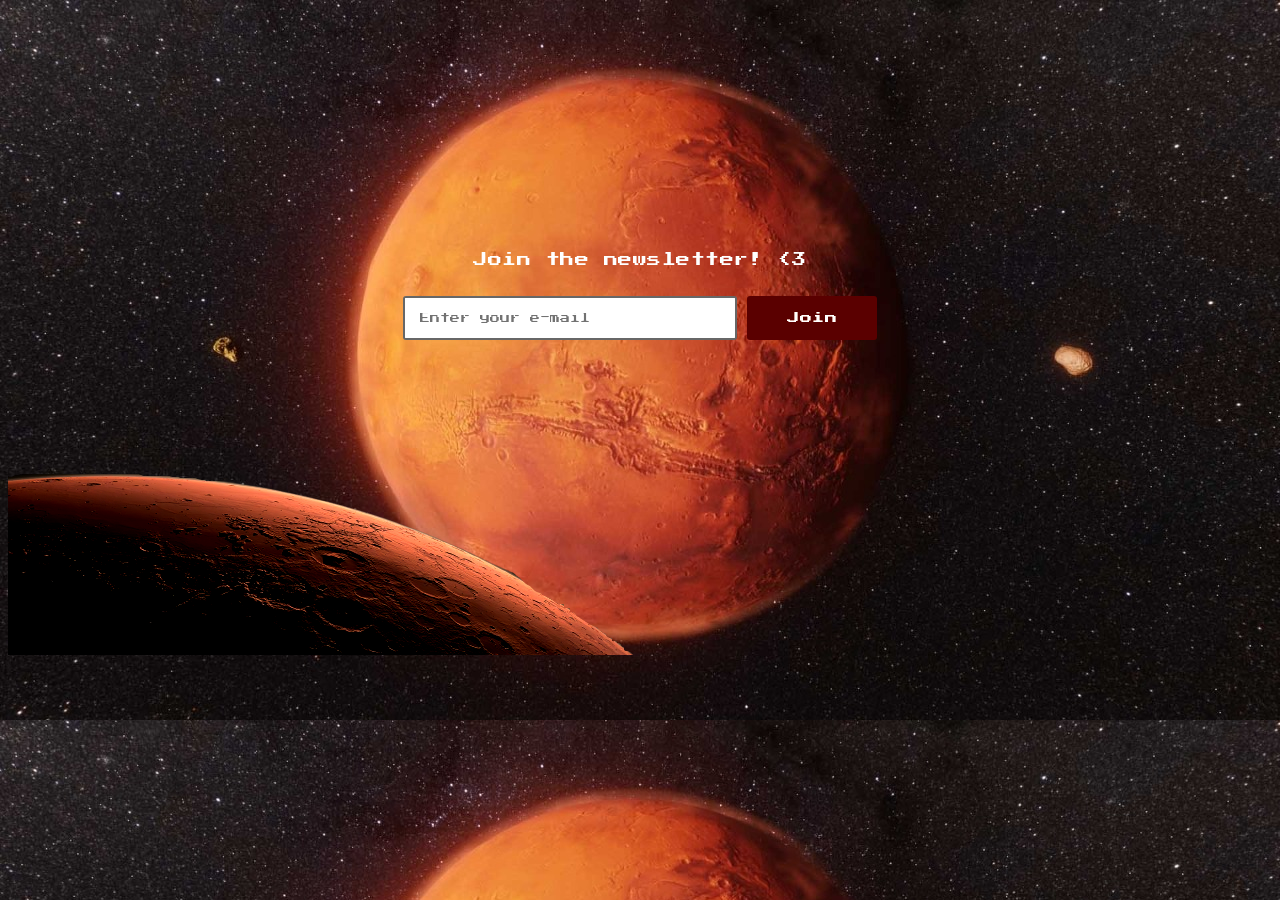
<file: mars-infographic-main/index.html>
<!DOCTYPE html>
<html>
    <head>
        <title>SignUp</title>
        <link rel="stylesheet" href="style.css">
        <link rel="stylesheet" href="https://fonts.googleapis.com/css?family=Press+Start+2P">
        
    </head>

<body>
<section class="Signup">
    <div class="Signup__text">
      Join the newsletter! &lt3
    </div>
    <form class="Signup__form" id="newsletter" action="thanks.html" method="post">
      <input type="text" placeholder="Enter your e-mail" name="Email" required>
      <button form="newsletter" type="submit" class="Signup__button" action="thanks.html"  method="post" >Join</button>
    </form>
</section>
<section>
    <div class="png-img">
      <img src="mars_fg2.png">
    </div>
</section>
<script src="script.js"></script>
</body>
</html>
</file>
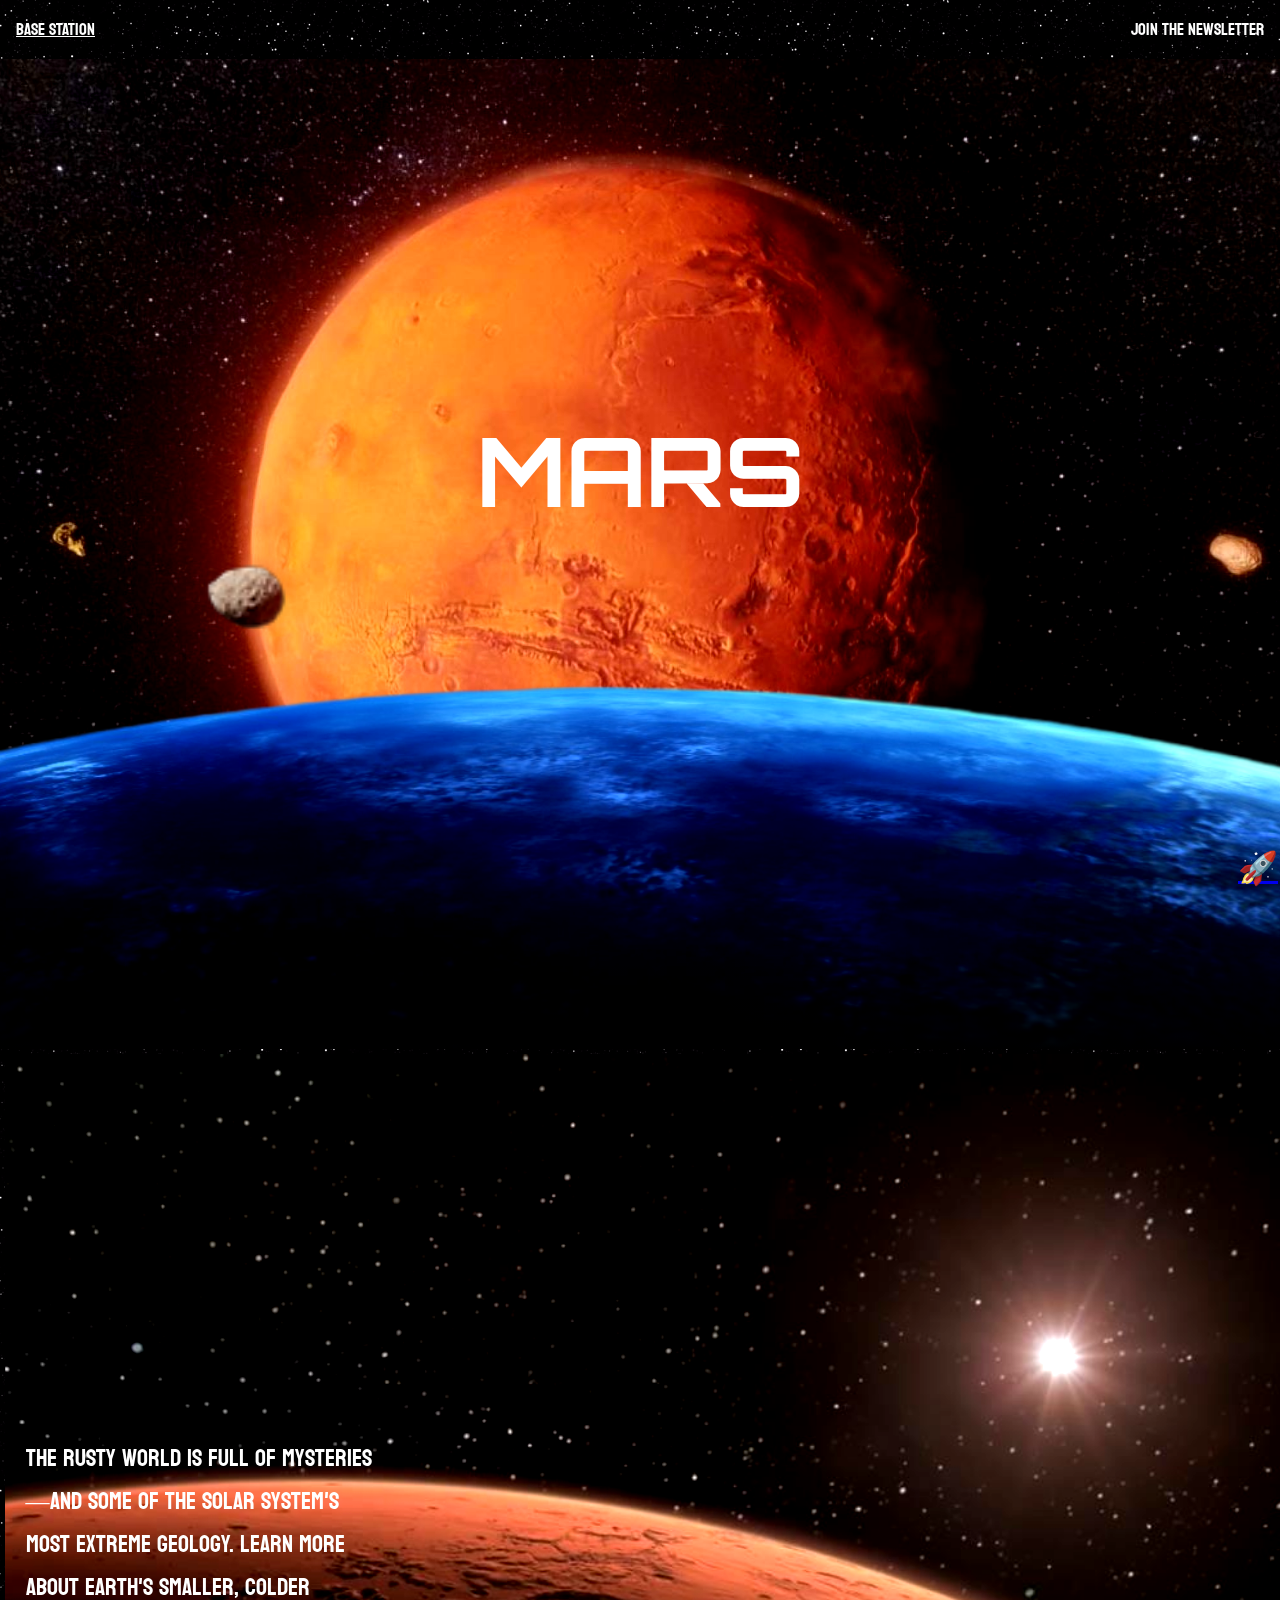
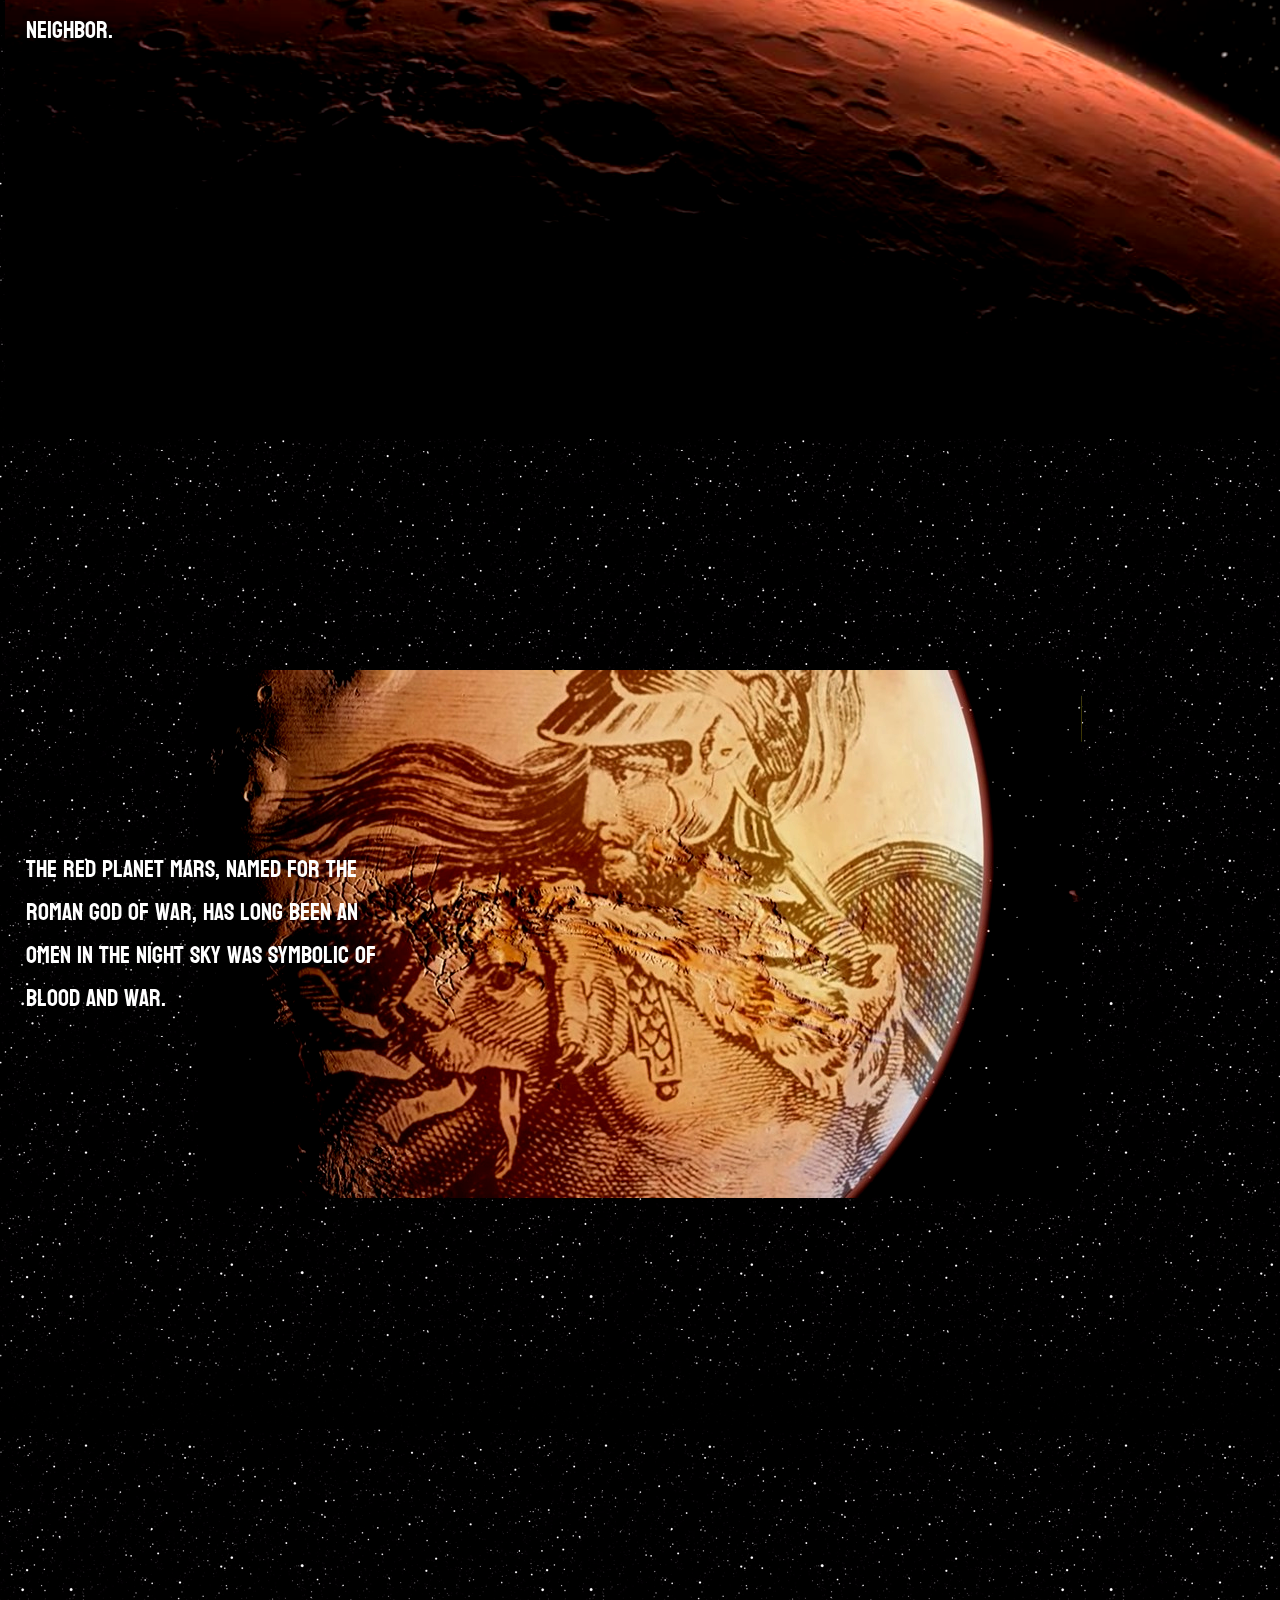
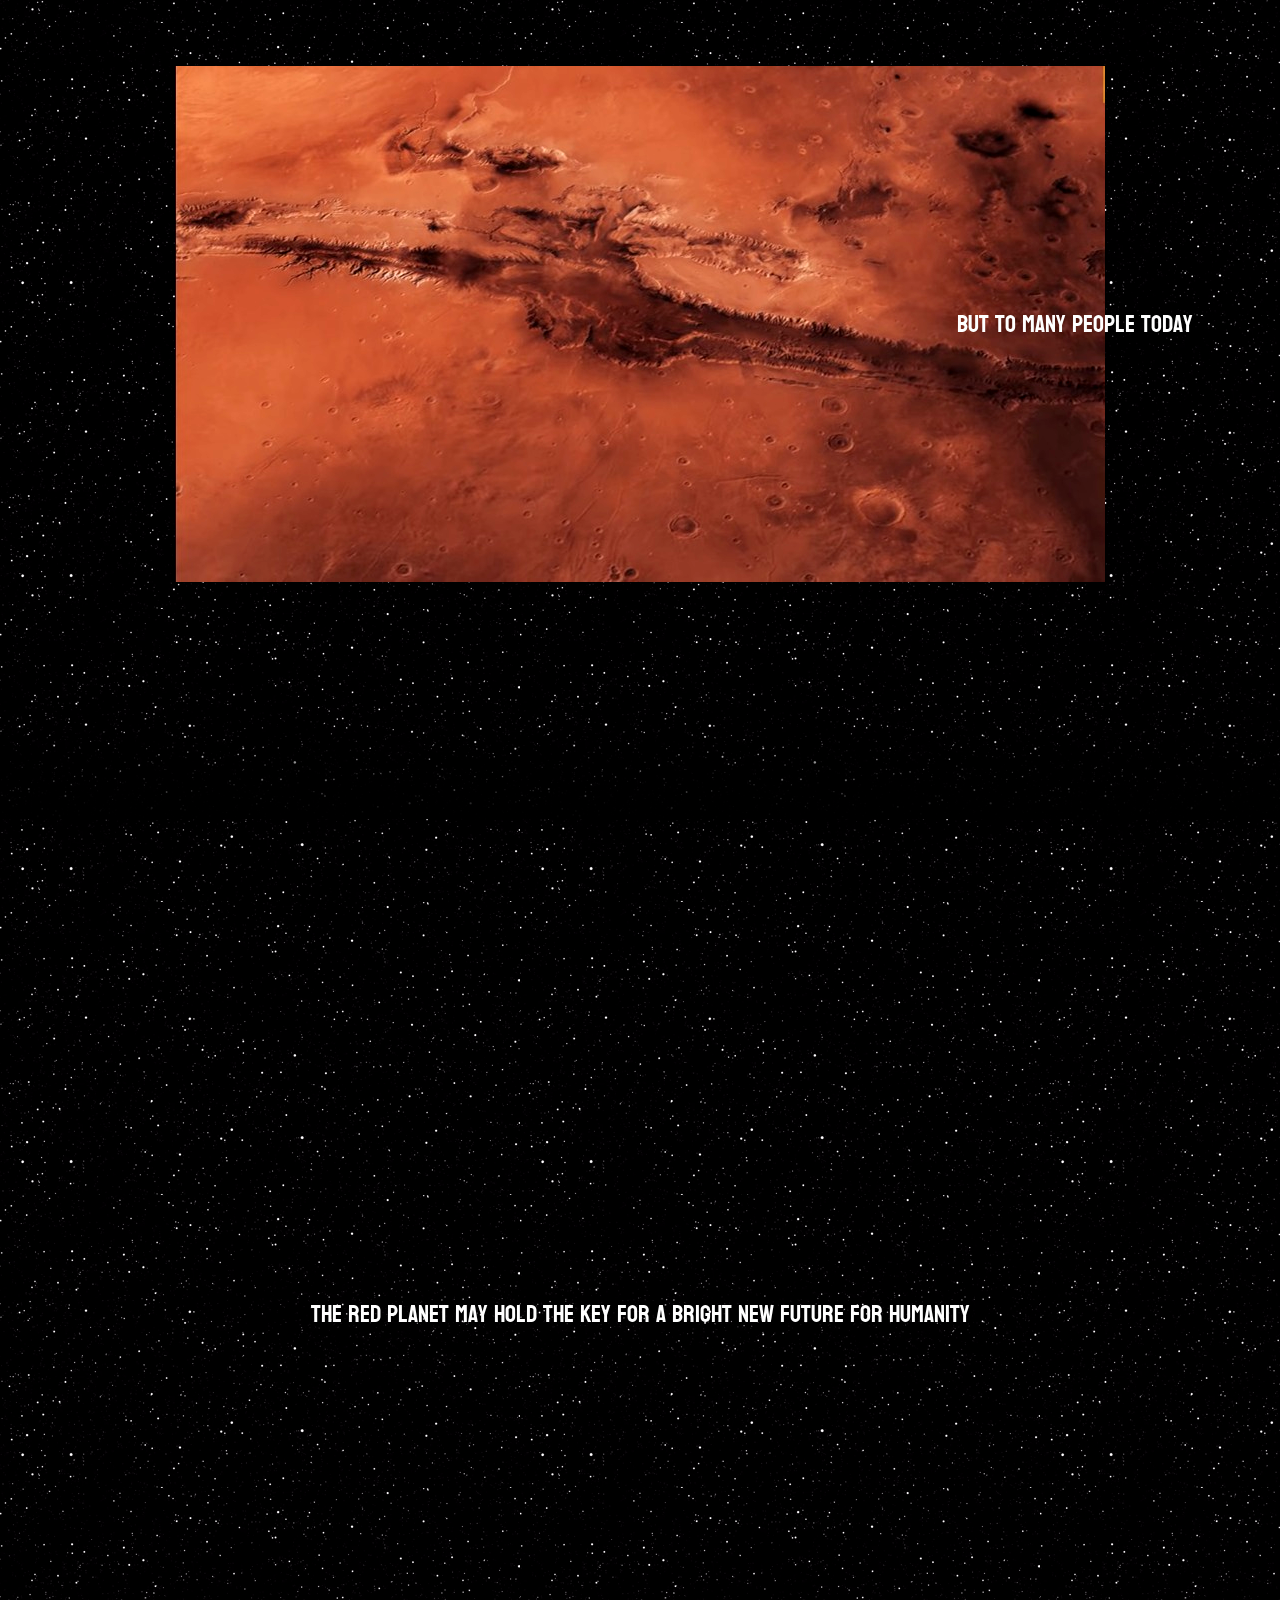
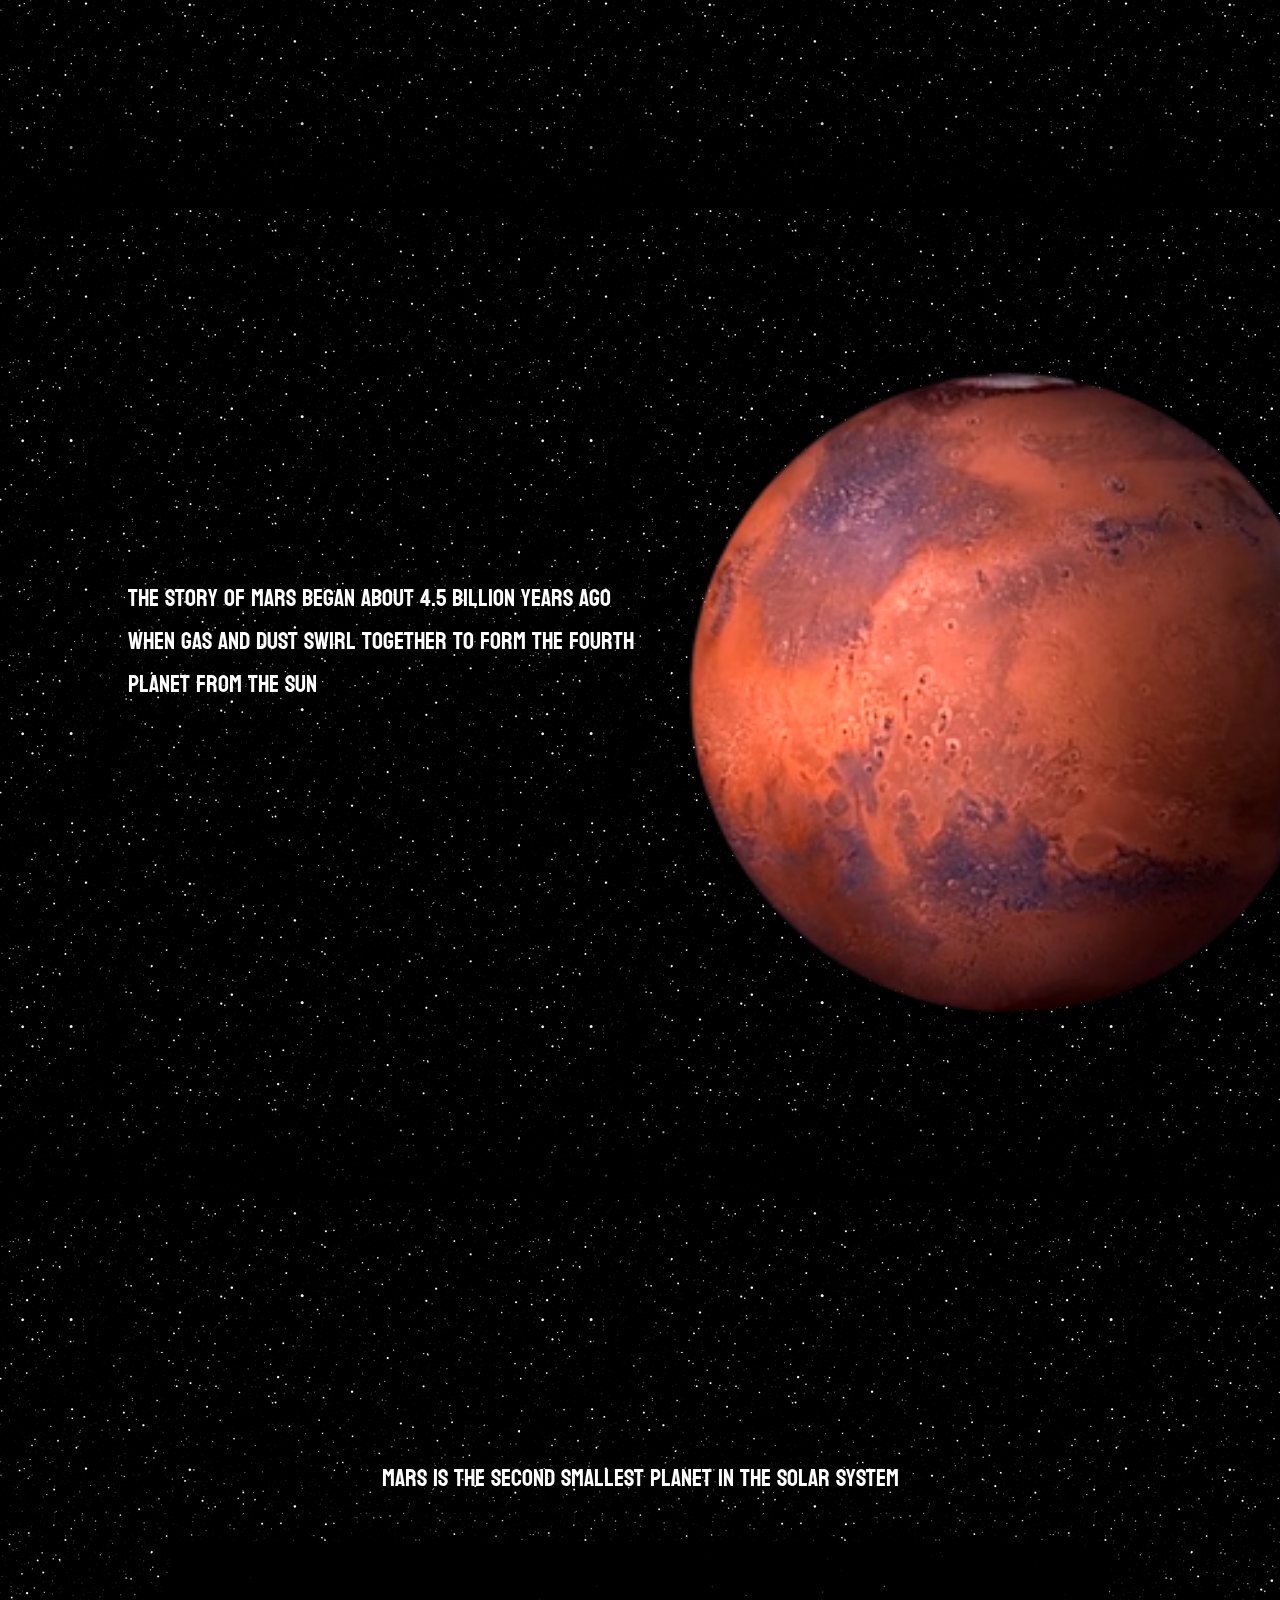
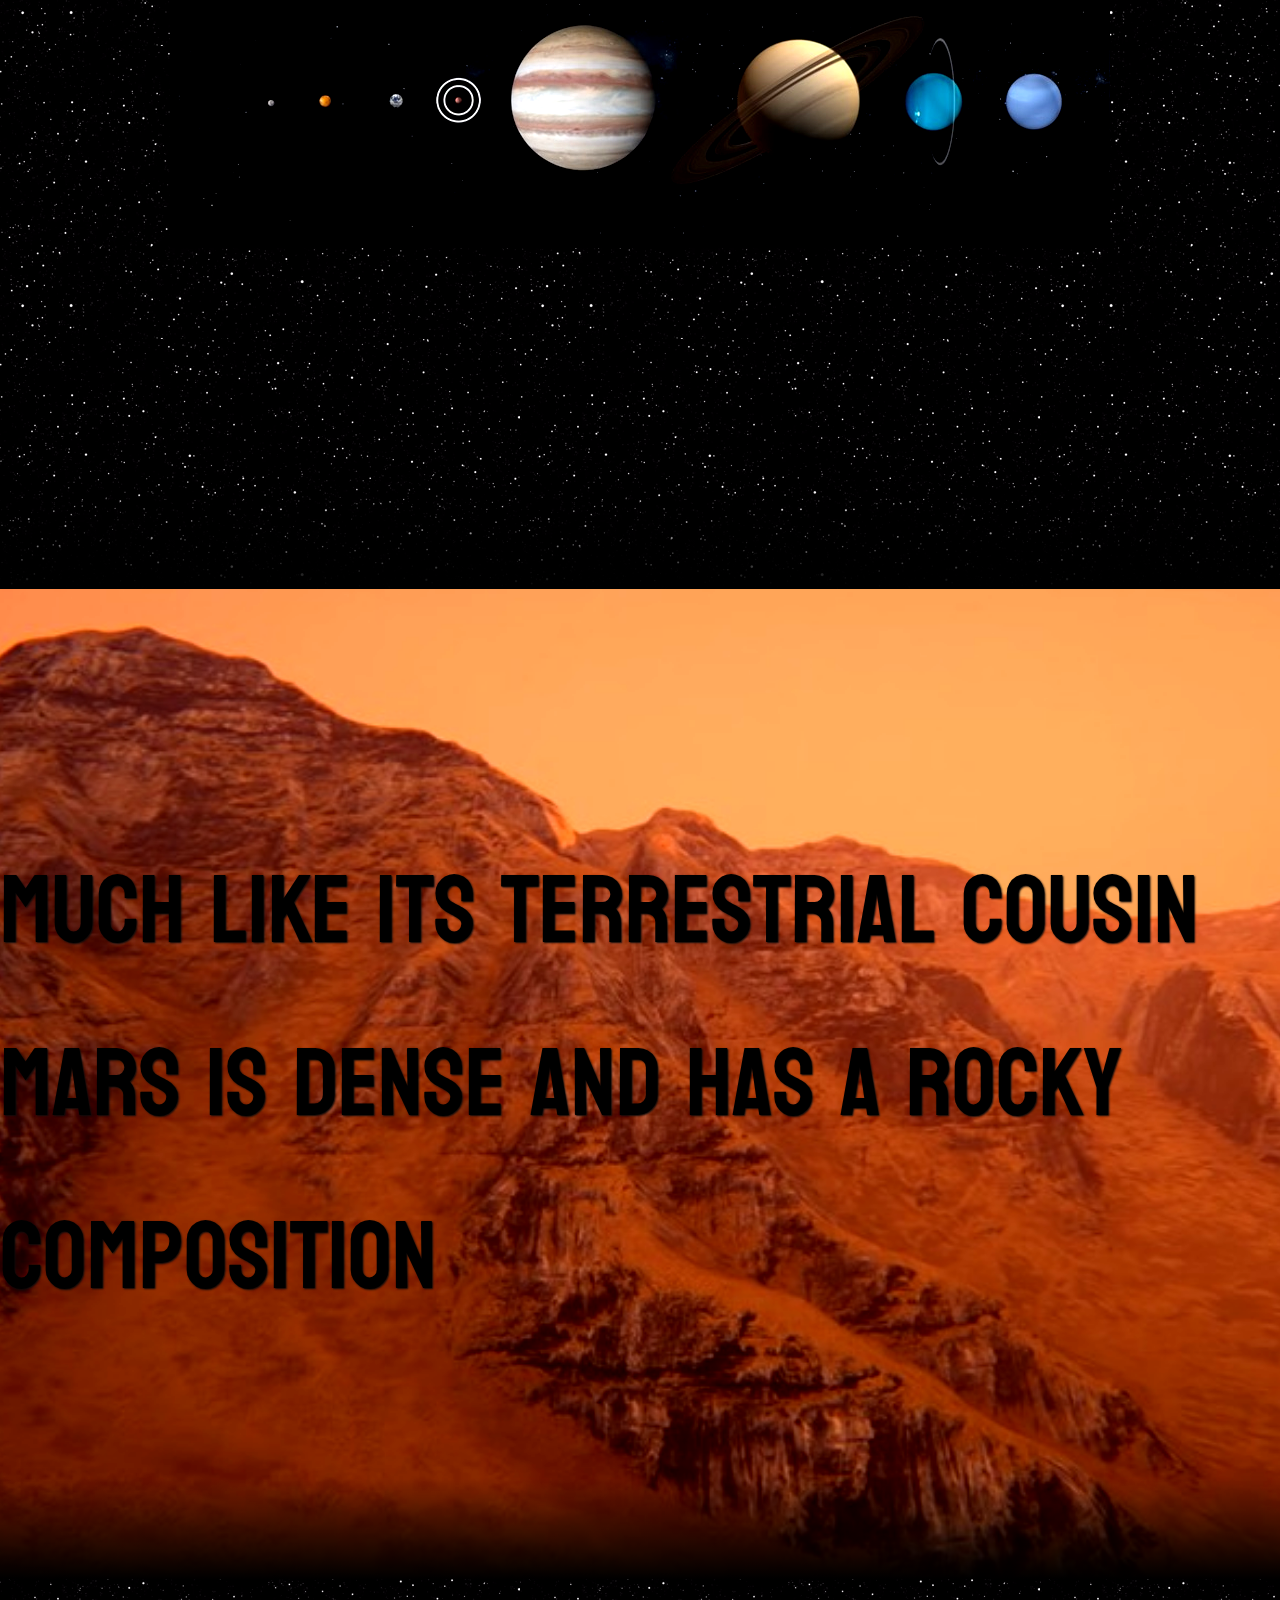
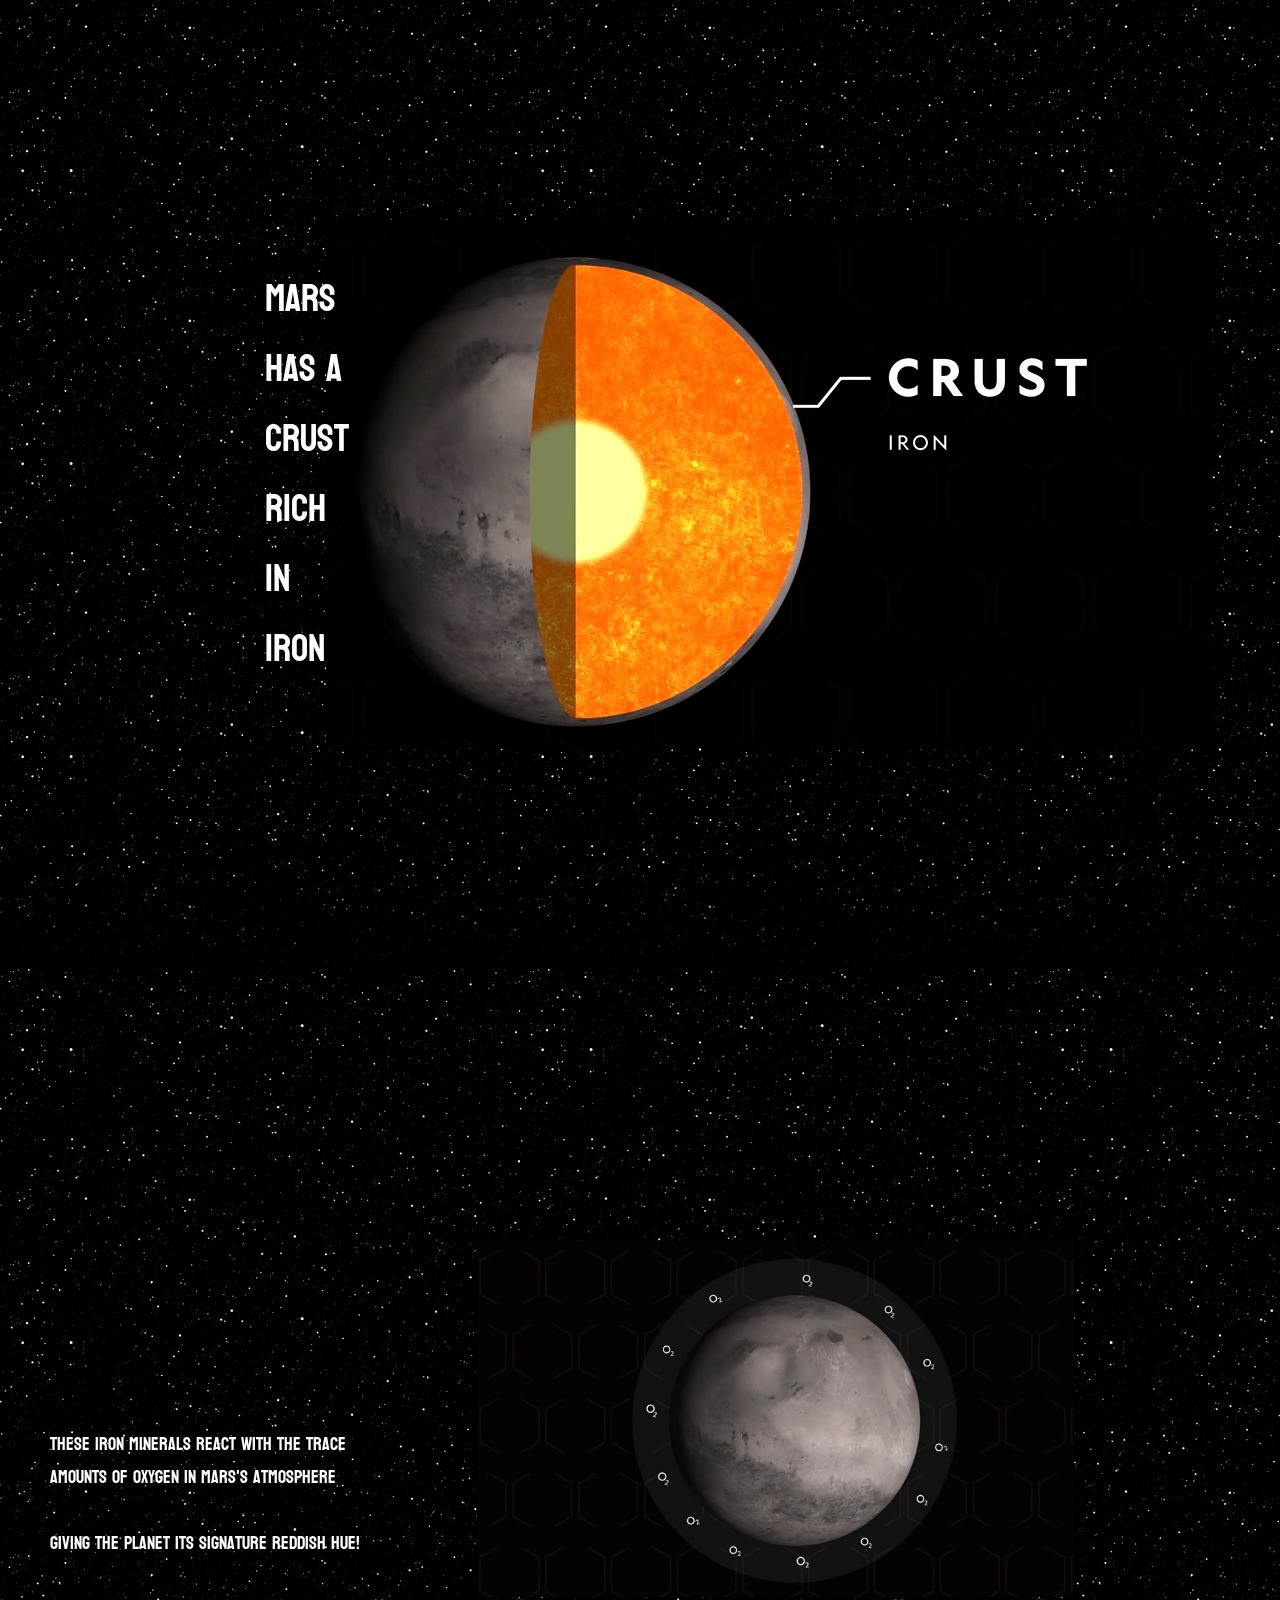
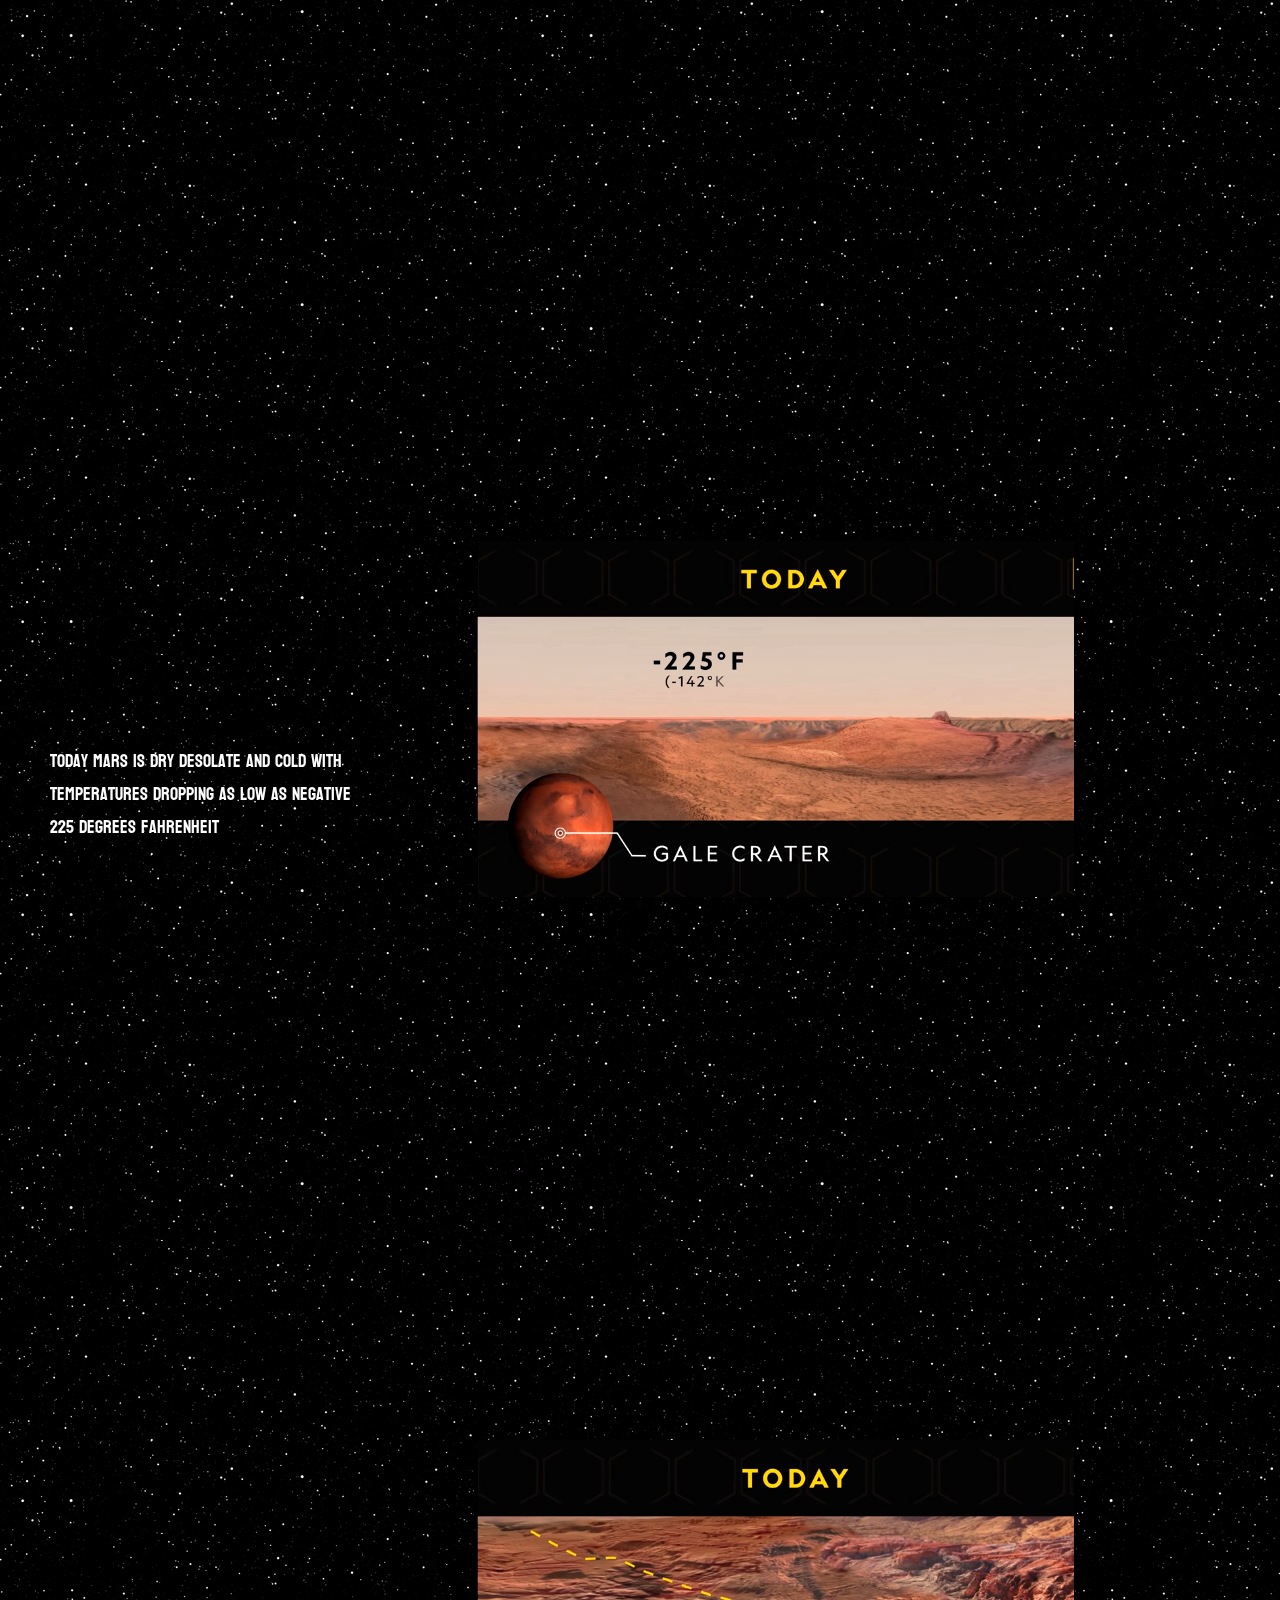
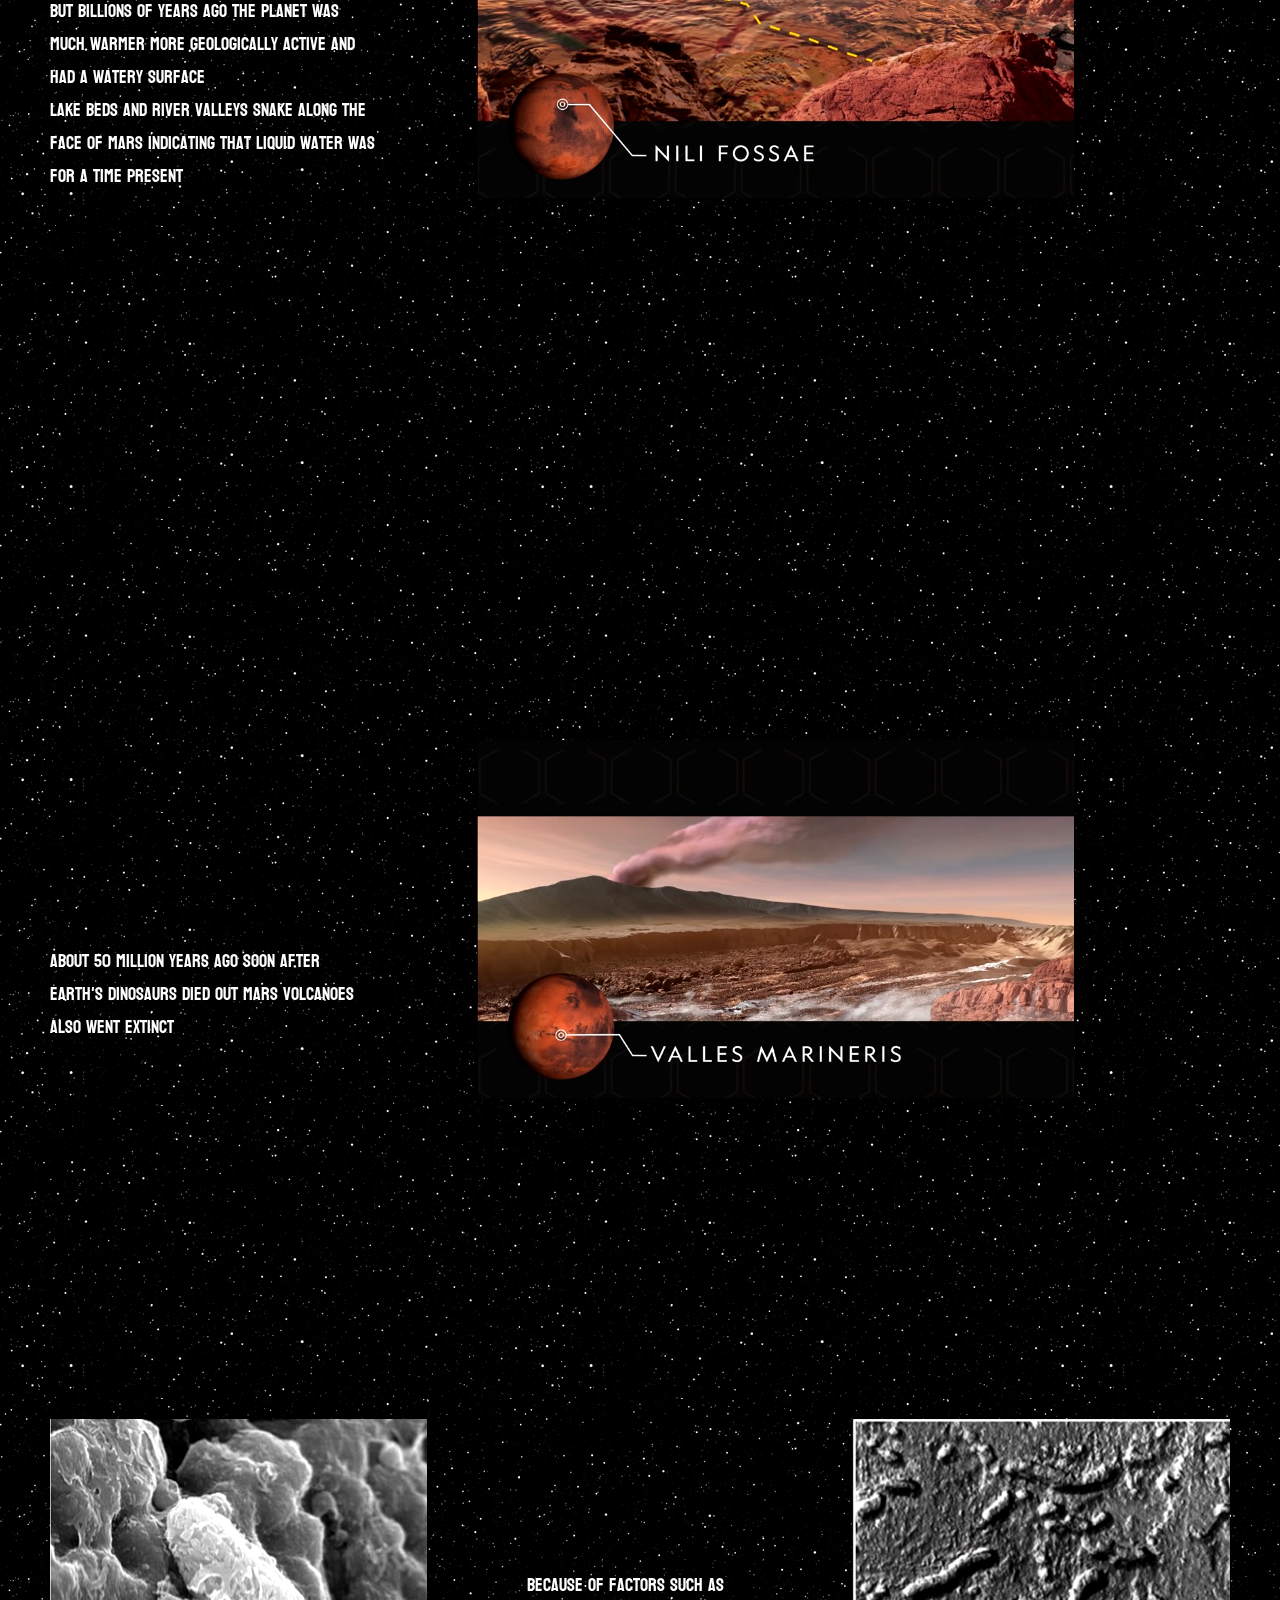
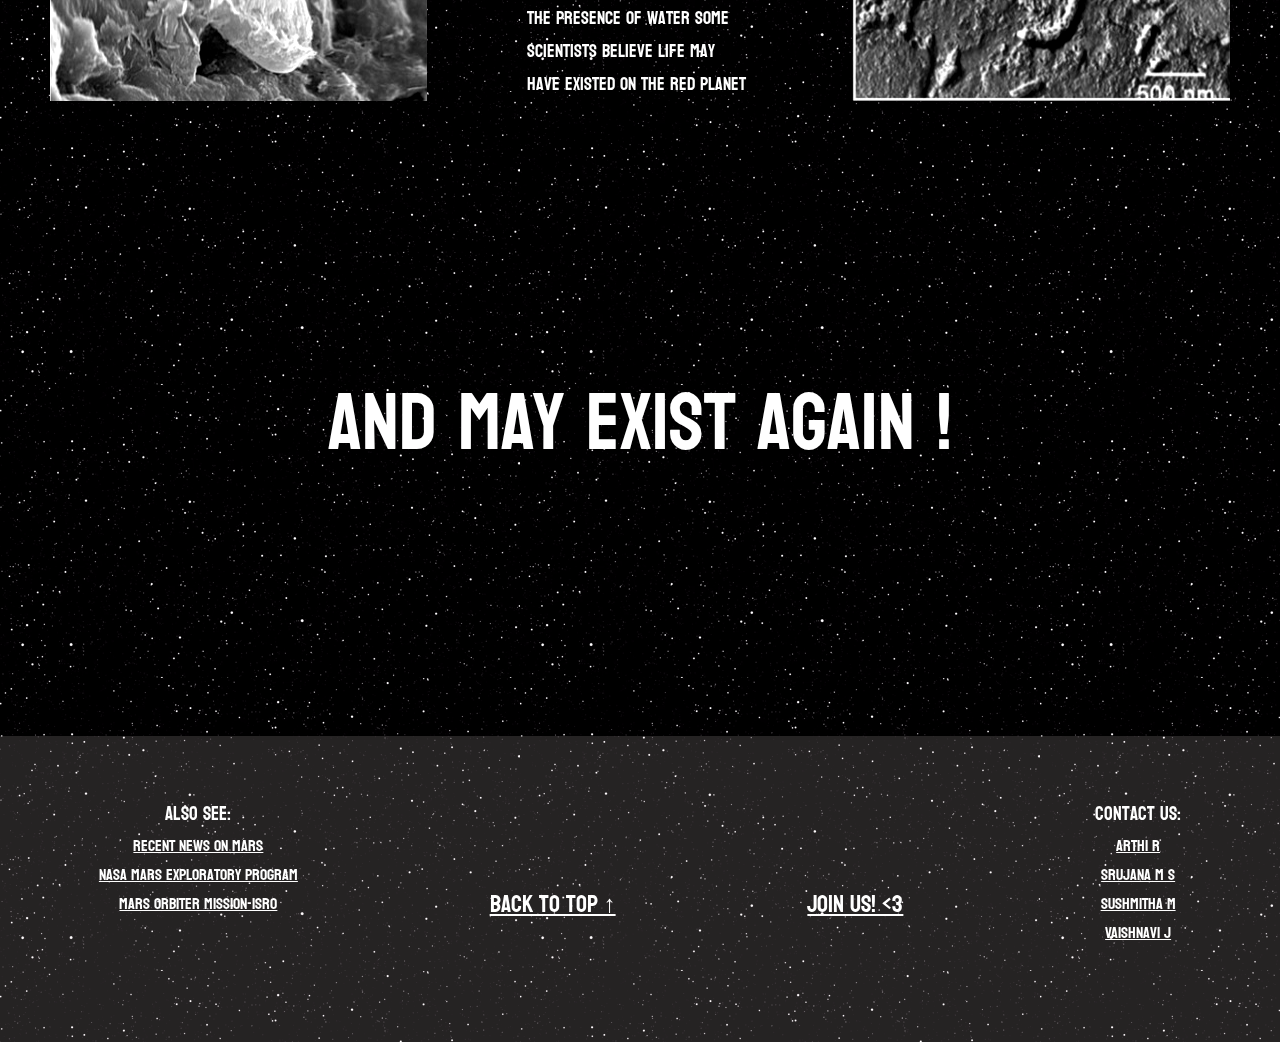
<file: mars-infographic-main/basestation/index.html>
<!DOCTYPE html>
<html>
    <head>
        <meta charset="utf-8">
        <meta http-equiv="X-UA-Compatible" content="IE=edge">
        <title>BASE STATION</title>
        <meta name="description" content="">
        <meta name="viewport" content="width=device-width, initial-scale=1">
        <link rel="stylesheet" href="style.css">
        <link rel="preconnect" href="https://fonts.googleapis.com">
<link rel="preconnect" href="https://fonts.gstatic.com" crossorigin>
<link href="https://fonts.googleapis.com/css2?family=Koulen&family=Orbitron:wght@500&display=swap" rel="stylesheet">

    </head>
    <body>
        <a id="rocket" href="index.html"> &#128640</a>
        <header>
            <div class="topnav" id="myTopnav">
                <a href="#home" class="active" onclick="alertMessage()">BASE STATION</a>
                <a href="../index.html">join the newsletter</a>
            </div>
        </header>
       
        <section> 
            <img  src="mars_bg2.jpeg" id="bg" >
            <img src="0_planet-Mars-with-it-moons-Phobos-and-Deimos-removebg-preview.png" id="moon">
            <!-- add two different images for moon and have them move in different directions -->
            <img src="earth-wallpapers-4-removebg.png" id="earth">
            <h2 id="text">MARS</h2>   
        </section>

        <section>
            <img src="mars_content/pic1.jpg" id="imgone">
            <div id="txtone"><p>The rusty world is full of mysteries—and some of the solar system's most extreme geology. 
                Learn more about Earth's smaller, colder neighbor.</p></div>
        </section>

        <section>
            <img src="mars_content/pic2.jpg" id="imgtwo">
            <div id="txttwo"><p>The red planet Mars, named for the Roman god of war, has long been an omen in the night sky was symbolic of blood and war. </p></div>
        </section>

        <section>
            <img src="mars_content/pic3.jpeg" id="imgthree">
            <div id="txtthree"><p>but to many people today</p></div>
            <!-- <img src="mars_content/pic4-new.png" id="imgfour"> -->
        </section>

        <section>
            
            <div id="txtfour"><p class="sizeincrease">the red planet may hold the key
                for a bright new future for humanity</p></div>
        </section>
        
        <section>
            <img src="mars_content/pic5-removebg.png" id="imgfive">
            <div id="txtfive"><p><br><br><br><br><br><br><br><br><br>the story of mars began about 4.5
                billion years ago when gas and dust
                swirl together to form the fourth planet
                from the sun</p></div>
        </section>

        <section>
            <div id="txtsix"><p> mars is the second smallest planet in
                the solar system</p></div>
            <img src="mars_content/pic6.jpeg" id="imgsix"> 
        </section>

        <section>
            <img src="mars_content/pic9.jpeg" id="imgnine">
            <div id="txtnine"><p>much like its terrestrial cousin mars is
                dense and has a rocky composition</p></div>
        </section>

        <section>
            <img src="mars_content/pic12.jpeg" id="imgtwl">
            <div id="txttwl"><p>Mars has a crust rich in iron</p></div>
        </section>

        

        <div class="story"> 
            <p class="storytext">
              these iron minerals react with the trace
              amounts of oxygen in mars's atmosphere
              <br><br>
              giving the planet its signature reddish hue!
            </p>
            <img id="mars-rust" onmouseover="setNewImg()" onmouseout="setOldImg()" class="storyimg" src="mars_content/pic13.jpeg">
          </div>
  
         
        
          <div class="story"> 
            <p class="storytext">
             
              today mars is dry desolate and cold with temperatures dropping as low as negative
              225 degrees fahrenheit 
            </p>
            <img id="gale-center" onmouseover="setNewImg()" onmouseout="setOldImg()" class="storyimg" src="mars_content/pic16.jpeg">
          </div>
  
        
  
          <div class="story"> 
            <p class="storytext">
              but billions of years ago the planet was
              much warmer more geologically active and
              had a watery surface <br>
              lake beds and river valleys snake along
              the face of mars indicating that liquid
              water was for a time present 
            </p>
            <img id="nili" onmouseover="setNewImg()" onmouseout="setOldImg()" class="storyimg" src="mars_content/pic19.jpeg">
          </div>
  
          <div class="story"> 
            <p class="storytext">
              about 50 million years ago soon
              after earth's dinosaurs died out mars
              volcanoes also went extinct
            </p>
            <img id="volcano" onmouseover="setNewImg()" onmouseout="setOldImg()" class="storyimg" src="mars_content/pic22.jpeg">
          </div>
  
          
        <div class="storylife"> 
           
            <img class="storyimg" src="mars_content/pic29.jpeg">
            <p class="storytext">    
              because of factors such as the presence
              of water some scientists believe life
              may have existed on the red planet 
            </p>
            <img class="storyimg" src="mars_content/pic30.jpeg">
         
        </div>
        <div class="finaltext" >
        <p class="storytext" style="text-align:center; font-size:5em ;padding-bottom:3em">
        and 
              may exist again !
        </p>

      </div>    
<footer>
 
  <div>
    <br>
    <br>
    <p style="font-size: 1.2em;">
   Also see:<br></p>
    <a href="https://www.google.com/search?q=nasa+mars&rlz=1C1CHBF_enIN798IN798&sxsrf=ALiCzsa-7kEkSR8wYr3de0yQqCDDw9EyDg:1652906046909&source=lnms&tbm=nws&sa=X&ved=2ahUKEwisqJfu8un3AhUelNgFHfFdCfkQ_AUoAXoECAIQAw&biw=1821&bih=889&dpr=0.75"  >Recent news on mars</a><br>
    <a href="https://mars.nasa.gov/" > NASA MARS exploratory program</a><br>
    <a href="https://www.issdc.gov.in/marsmission.html">Mars Orbiter Mission-ISRO</a><br>
    
    </div>
  <div><br><br>
  <a href="index.html" style="font-size:1.5em;"><br><br> back to top 	&#8593</a>
<br><br><br><br><br><br>
  </div >

  <div>
    <br>
    <br>
   
    <a href="../index.html"  style="font-size:1.5em;"  ><br><br> JOIN US! &lt3<br></a><br>
    
    </div>
    <div>
      <br>
      <br>
     <p style="font-size: 1.2em;"> contact us: </p>
      <a href="mailto:r19cs327@cit.reva.edu.in" >Arthi R</a><br>
      <a href="mailto:r19cs333@cit.reva.edu.in" >Srujana M S</a><br>
      <a href="mailto:r19cs341@cit.reva.edu.in">Sushmitha M</a><br>
      <a href="mailto:r19cs362@cit.reva.edu.in">Vaishnavi J</a>
      </div>
  
</footer>



        <script src="script.js" async defer></script>
    </body>
</html>
</file>
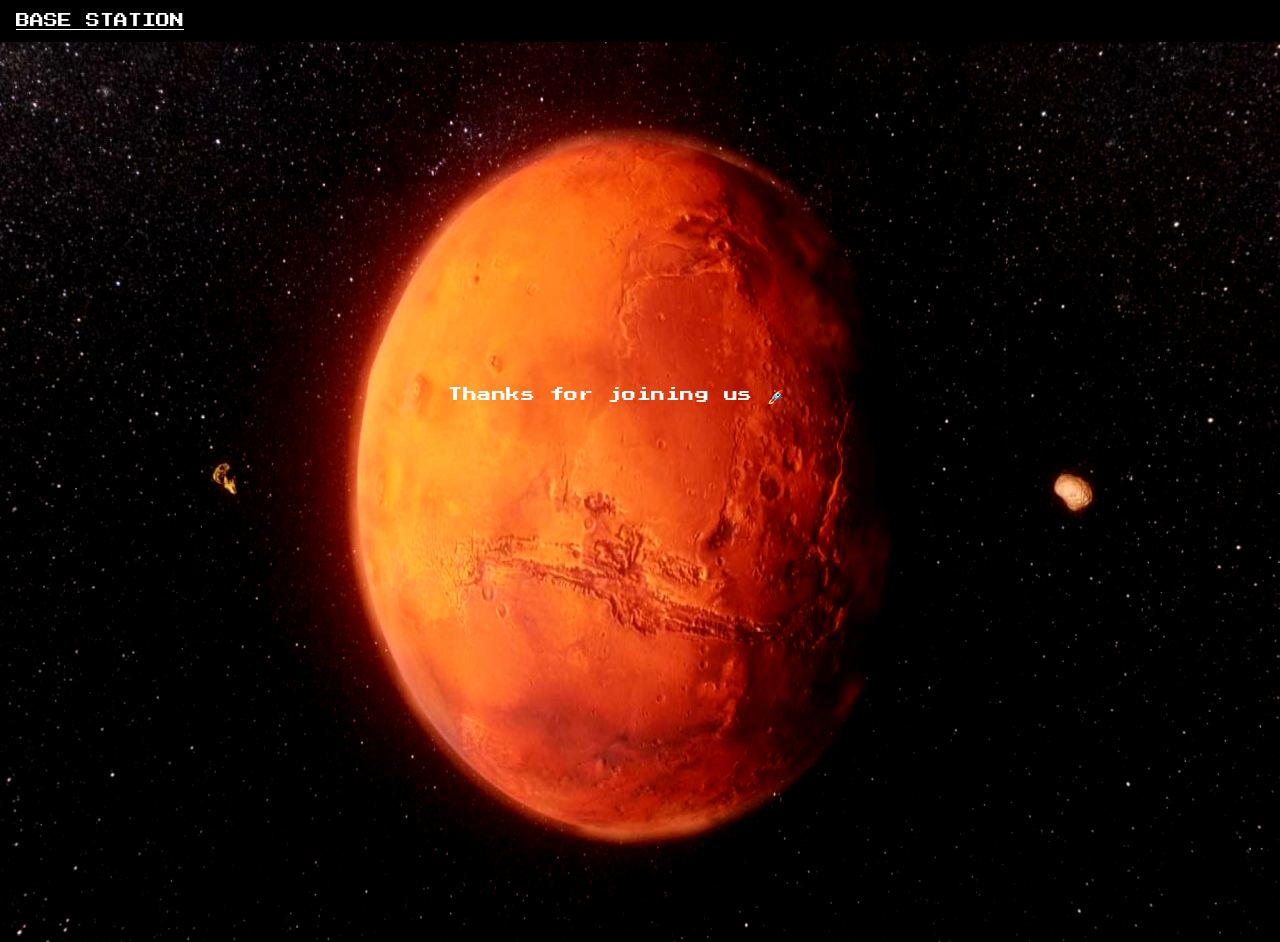
<file: mars-infographic-main/thanks.html>
<!DOCTYPE html>
<html>
    <head>
        <meta charset="utf-8">
        <meta http-equiv="X-UA-Compatible" content="IE=edge">
        <title>thanks</title>
        <meta name="description" content="">
        <meta name="viewport" content="width=device-width, initial-scale=1">
        <link rel="stylesheet" href="thanks.css">
        <link rel="stylesheet" href="https://fonts.googleapis.com/css?family=Press+Start+2P">
        
    </head>
    <body>
        <header>

            <div class="topnav" id="myTopnav">
                   <a href="basestation/index.html" class="active">BASE STATION</a>
                   <!-- add home link here -->
             </div>
           </header>

    <div class="container">
        <img src="mars_bg2.jpeg" id="bg">
        <p id=" text"> Thanks for joining us  &#128640</p>
    </div>
    </body>
</html>
</file>
<file: mars-infographic-main/style.css>
.Signup{
	margin-top: 250px;
	z-index: 2;
}

body{
	background-image: url("WhatsApp\ Image\ 2022-05-09\ at\ 11.42.33\ AM.jpeg");
	filter: contrast(130%);
	z-index: 0;
	background-attachment: fixed;
}

.Signup__text {
	text-align: center;
	margin: 0 auto 25px;
	font-family : 'Press Start 2P', serif;
	color: #ffffff;
	letter-spacing: 0.5px;
	font-size: 14px;
	line-height: 1.5em;
	width: 90%;
}

.Signup__form {
	display: flex;
	justify-content: center;
}
	
.png-img {
	display: block;
	margin-bottom: 0;
	margin-top: 10%;
	margin-left: 0;
	margin-right: 80%;
	position: relative;	
	z-index: 1;
}

	
input {
	border: 2px solid #6d6d6d;
	border-radius: 3px;
	padding: 15px;
	font-family: 'Press Start 2P', serif;
	font-size: 10px;
	margin-right: 10px;
	color: #6d6d6d;
	width: 90%;
	max-width: 300px;
	cursor: cell;
	@media (max-width 540px)
		display block
		margin 0 auto 25px
	&:focus
		outline none
		border 2px solid #DB4646
		box-shadow inset 1px 1px 2px 0 #c9c9c9
		
}

.Signup__button {
	font-family: 'Press Start 2P', serif;
	color: #fff;
	background: rgb(99,23,10); 
	border: 2px rgb(99,23,10);
	border-radius: 3px;
	letter-spacing: 0.5px;
	padding: 0 40px;
    font-size: 12px;
    cursor: cell;
	@media (max-width 540px)
		display block
		margin 0 auto 50px
		padding 15px 40px
	&:hover
		background lighten(#DB4646, 10%)
		border-color lighten(#DB4646, 10%)
	&:active
		cursor pointer
		background darken(#DB4646, 10%)
		border-color darken(#DB4646, 10%)
	&:focus
		outline none
}
</file>
<file: mars-infographic-main/basestation/style.css>
*{
    margin:0;
    padding:0;
    font-family: 'Koulen', cursive;
}
/* //////////////////////////ROCKET TO THE TOP BUTTON//////////////////////////////////// */
#rocket{
  position: fixed;
  bottom:2px;
  font-size: 2em;
  font-style: bold;
  background-color: transparent;
  right:2px;
  z-index: 9999999;
  cursor:cell;
}
/* ////////////////////////////////////////////////////////////////// */
body{
    background-color: black;
    background-image: url("1_Hour_Space_Flight_Star_field.gif");
    background-repeat: repeat;
    min-height: 1500px;
    overscroll-behavior:hidden;
}
/* STYLING THE NAV BAR */
    
.topnav {
    background-color: transparent;
    overflow: hidden;
 
  z-index: 99999;
  }
  
  /* Style the links inside the navigation bar */
  .topnav a {
 
    display: block;
  
    color: #ffffff;
    text-align: center;
    padding: 14px 16px;
    text-decoration: none;
    font-size: 17px;
    float: right;
    
    transition: all 0.5s ease-out;
  }
  
  
  /* Change the color of links on hover */
  .topnav a:hover {
    
    cursor: cell;
    text-decoration:underline;
    
  }
  
  /* Add an active class to highlight the current page */
  .topnav a.active {
    
    float: left;
    color: white;
  }
  
  
/* STYLING THE SECTION */
section{
    position: relative;
    width:100%;
    height:110vh;
    overflow: hidden;
    display:flex;
    justify-content: center;
    align-items: center;
    scroll-behavior: smooth;
    text-align: left;
     
}

section img{
    position: absolute;
    top:0;
    left: 0;
    width: 100%;
    height: 100%;
    object-fit: cover;
    filter: contrast(130%);
    
}

section div{
  position: relative;
}


section:before{
    content: '';
    position: absolute;
    bottom:0;
    width: 100%;
    height: 100px;
    background: linear-gradient(to top ,black ,transparent);
    z-index:1000 ;
}
section:after{
    content: '';
    position: absolute;
    top: 0;
    left: 0;
    bottom:0;
    width: 100%;
    height: 100%;
   mix-blend-mode: screen;
  
}

#text{
    position: relative;
    color: rgb(255, 255, 255);
    font-family: 'Orbitron', sans-serif;
    padding-bottom: 1.75em;
    font-size: 6em;
    z-index: 2;
}

#earth{
  z-index:3;
}

#imgone{
  justify-content: center;
  margin-left: auto;
  margin-right: auto;
  padding: 5px;
}

#txtone{
  z-index: 4;
  color: #ffffff;
  font-size: 1.5em;
  margin-left: 2%;
  margin-right: 70%;
  font-family: 'Koulen', cursive;
}

#imgtwo, #imgthree{
  object-fit: scale-down;
  /* padding: 1px; */
  
}

#imgfour{
  z-index: 1000;
}

#txttwo, #txtthree{
  z-index: 4444444444;
  color: #ffffff;
  font-size: 1.5em;
  font-family: 'Koulen', cursive;
  margin-left: 2%;
  margin-right: 70%;
}

#txtthree{
  margin-right: 2%;
  margin-left: 70%;
}

#txtfour, #txtfive, #txtsix, #txttwl, #txtthir{
  z-index: 4;
  color: #ffffff;
  font-size: 1.5em;
}

#txtfive{
  margin-right: 50%;
  margin-left: 10%;
  margin-bottom: 40%;
 
}

#imgsix{
  object-fit: scale-down;
}

#txtsix{
  margin-bottom: 18em;
}

#txtnine{
  font-size: 6em;
  color:black;
  position: absolute;
  text-shadow: 1px 1px 2px rgb(12, 10, 10);
}

#imgtwl{
  object-fit: scale-down;
  padding: 10px 0px 10px 100px;
  padding-left: 8em;
}

#txttwl{
  font-size: 2.4em;
  margin-right: 89%;
  margin-left: 37%; 
}

#txtthir{
  margin-left: 89%;
  margin-right: 37%; 
}

.club1 img{
  object-fit: scale-down;
  margin-right: 20em;
  overflow-x: hidden;
}

.story{
  
  display:grid;
  grid-template-columns:  1fr  1fr 1fr;
  align-items:center;
  justify-content:flex-end;
  max-width :100%;
  height: 100vh;

}

.storyimg{
  grid-column: 2/4;
  padding:50px;

  background-blend-mode: color;
  filter: contrast(120%);
  max-width:70%;
  object-fit:stretch;
  justify-content: center;
  align-items: center;
  z-index:1000;
}
.storytext{
  grid-column: 1/2;
  color:white;
  font-size: large;
  padding: 50px;
  padding-top: 200px;
  justify-content: center;
  align-items: center;
  
}

#mars-rust, #gale-center, #nili, #volcano{
  cursor: cell;
}

.storylife{
  display:flex;

}



footer {
  display:flex;
  justify-content:space-around;
  /* justify-content: space-evenly; */
  height:300px;
  text-align: center;
  padding: 3px;
  background-color: rgba(247, 233, 233, 0.15) ;
 
  color: white;
}

footer a{
  color:#ffff;
}


/*

TO ADD FADE IN EFFECT ON PAGE LOAD
 USE IT FOR OTHER PAGES 
footer, .finaltext {
  animation: fadeInAnimation ease 3s;
  animation-iteration-count: 1;
  animation-fill-mode: forwards;
}
@keyframes fadeInAnimation {
  0% {
      opacity: 0;
  }
  100% {
      opacity: 1;
  }
} */
</file>
<file: mars-infographic-main/thanks.css>
*{
    margin:0;
    max-width: 100%;
    max-height: 100vh;

    
}
body{
    background-color: black;
    position: relative;
   
    font-family : 'Press Start 2P', serif;
    top:0;
    left: 0;
    width:100%;
    height:95vh;
    filter: contrast(130%);
    mix-blend-mode: screen;
    /* FADE IN ANIMATION */
      animation: fadeInAnimation ease 1s;
      animation-iteration-count: 1;
      animation-fill-mode: forwards;
}
    @keyframes fadeInAnimation {
      0% {
          opacity: 0;
      }
      100% {
          opacity: 1;
      }
    }

.container img{
    width: 100%;
    height: 100vh;
}

.container p{
    position: absolute;
    font-family : 'Press Start 2P', serif;
	color: #ffffff;
	letter-spacing: 0.5px;
	font-size: 14px;
	line-height: 1.5em;
    top:45%;
    left:35%;
  
}

.topnav {
    
    background-color: transparent;
     overflow: hidden;
  
  }
  
  /* Style the links inside the navigation bar */
  .topnav a {
    float: right;
    display: block;
    color: #ffffff;
    text-align: center;
    padding: 14px 16px;
    text-decoration: none;
    font-size: 14px;
    
    transition: all 0.5s ease-out;
  }
  
  
  /* Change the color of links on hover */
  .topnav a:hover {
    
    cursor: cell;
    text-decoration: underline;
    
  }
  
  /* Add an active class to highlight the current page */
  .topnav a.active {
    
    float: left;
    color: white;
  }
</file>
